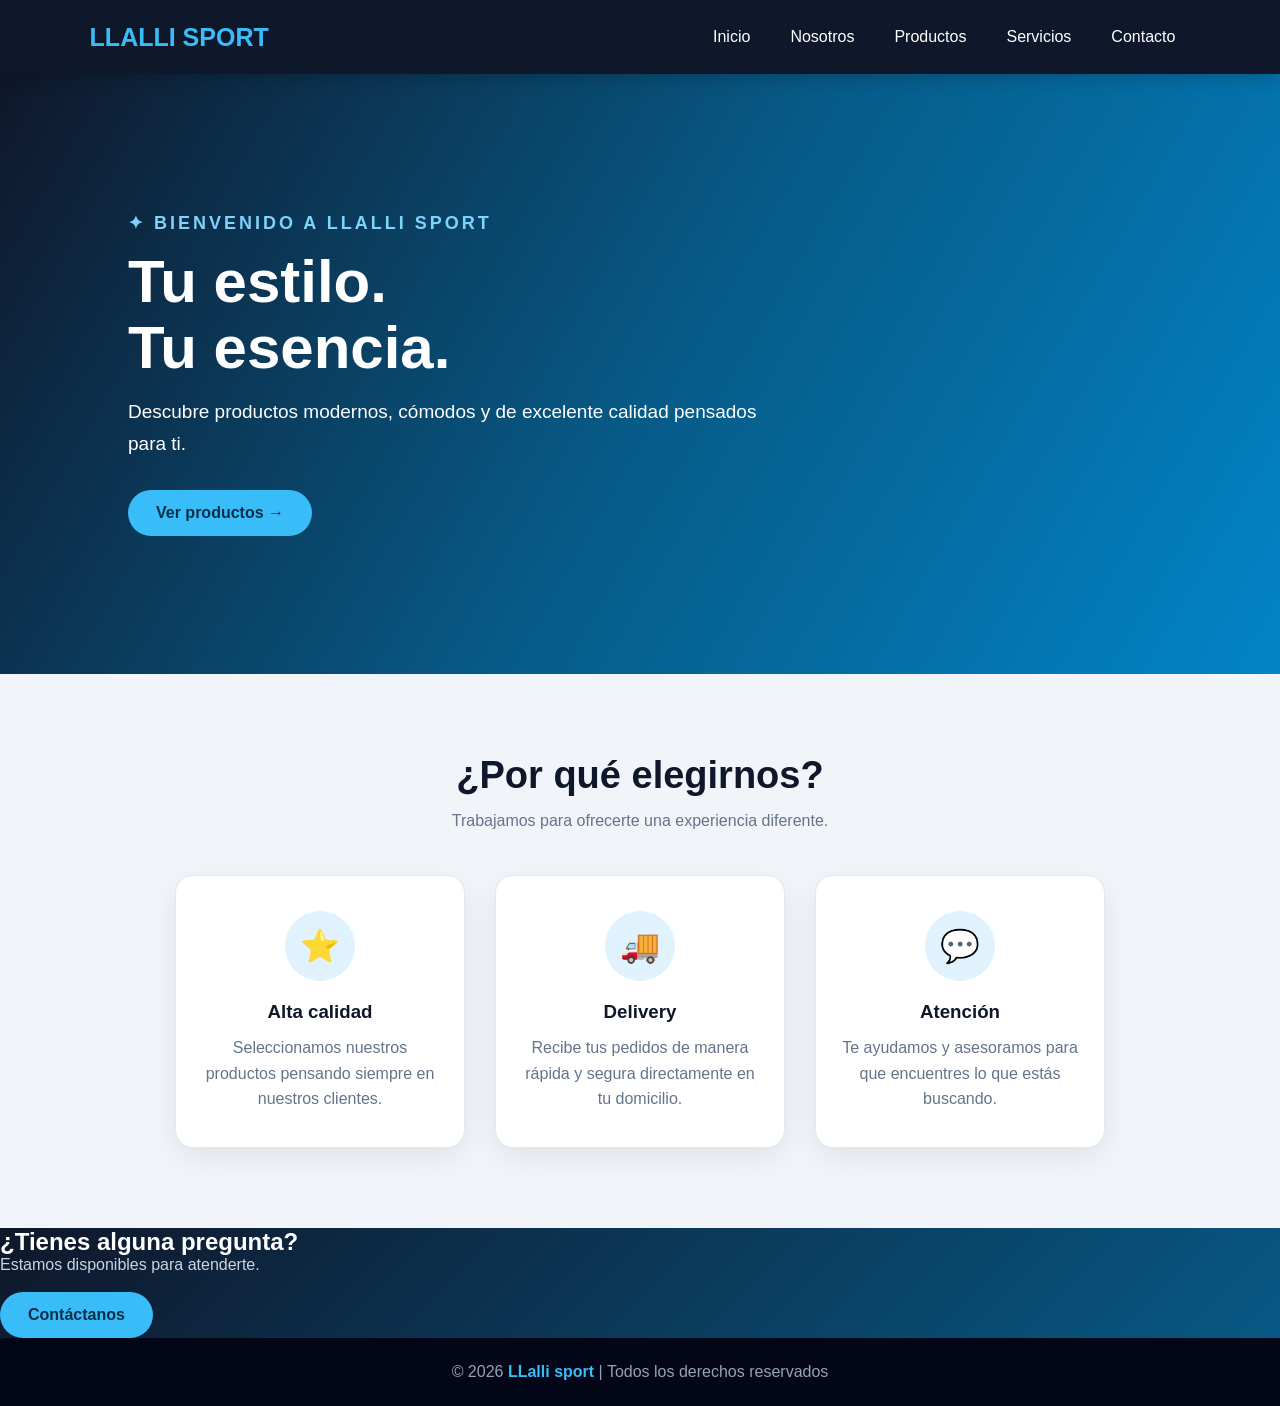
<file: index.html>
<!DOCTYPE html>
<html lang="es">

<head>
    <meta charset="UTF-8">
    <meta name="viewport" content="width=device-width, initial-scale=1.0">
    <title>Llalli Sport</title>
    <link rel="stylesheet" href="estilos.css">
</head>

<body>

<header>

    <div class="logo">
        LLALLI SPORT
    </div>

    <nav>
        <a href="index.html">Inicio</a>
        <a href="nosotros.html">Nosotros</a>
        <a href="productos.html">Productos</a>
        <a href="servicios.html">Servicios</a>
        <a href="contacto.html">Contacto</a>
    </nav>

</header>


<section class="hero">

    <div class="hero-contenido">

        <div class="hero-pequeno">
            ✦ BIENVENIDO A LLALLI SPORT
        </div>

        <h2>
            Tu estilo.<br>
            Tu esencia.
        </h2>

        <p>
            Descubre productos modernos, cómodos y de excelente
            calidad pensados para ti.
        </p>

        <a href="productos.html" class="boton">
            Ver productos →
        </a>

    </div>

</section>


<section class="seccion">

    <h2>¿Por qué elegirnos?</h2>

    <p class="subtitulo">
        Trabajamos para ofrecerte una experiencia diferente.
    </p>

    <div class="tarjetas">

        <div class="tarjeta">

            <div class="tarjeta-icono">
                ⭐
            </div>

            <h3>Alta calidad</h3>

            <p>
                Seleccionamos nuestros productos pensando
                siempre en nuestros clientes.
            </p>

        </div>


        <div class="tarjeta">

            <div class="tarjeta-icono">
                🚚
            </div>

            <h3>Delivery</h3>

            <p>
                Recibe tus pedidos de manera rápida y segura
                directamente en tu domicilio.
            </p>

        </div>


        <div class="tarjeta">

            <div class="tarjeta-icono">
                💬
            </div>

            <h3>Atención</h3>

            <p>
                Te ayudamos y asesoramos para que encuentres
                lo que estás buscando.
            </p>

        </div>

    </div>

</section>


<section class="contacto">

    <h2>¿Tienes alguna pregunta?</h2>

    <p>
        Estamos disponibles para atenderte.
    </p>

    <br>

    <a href="contacto.html" class="boton">
        Contáctanos
    </a>

</section>


<footer>

    <p>
        © 2026 <strong>LLalli sport</strong> |
        Todos los derechos reservados
    </p>

</footer>

</body>
</html>
</file>
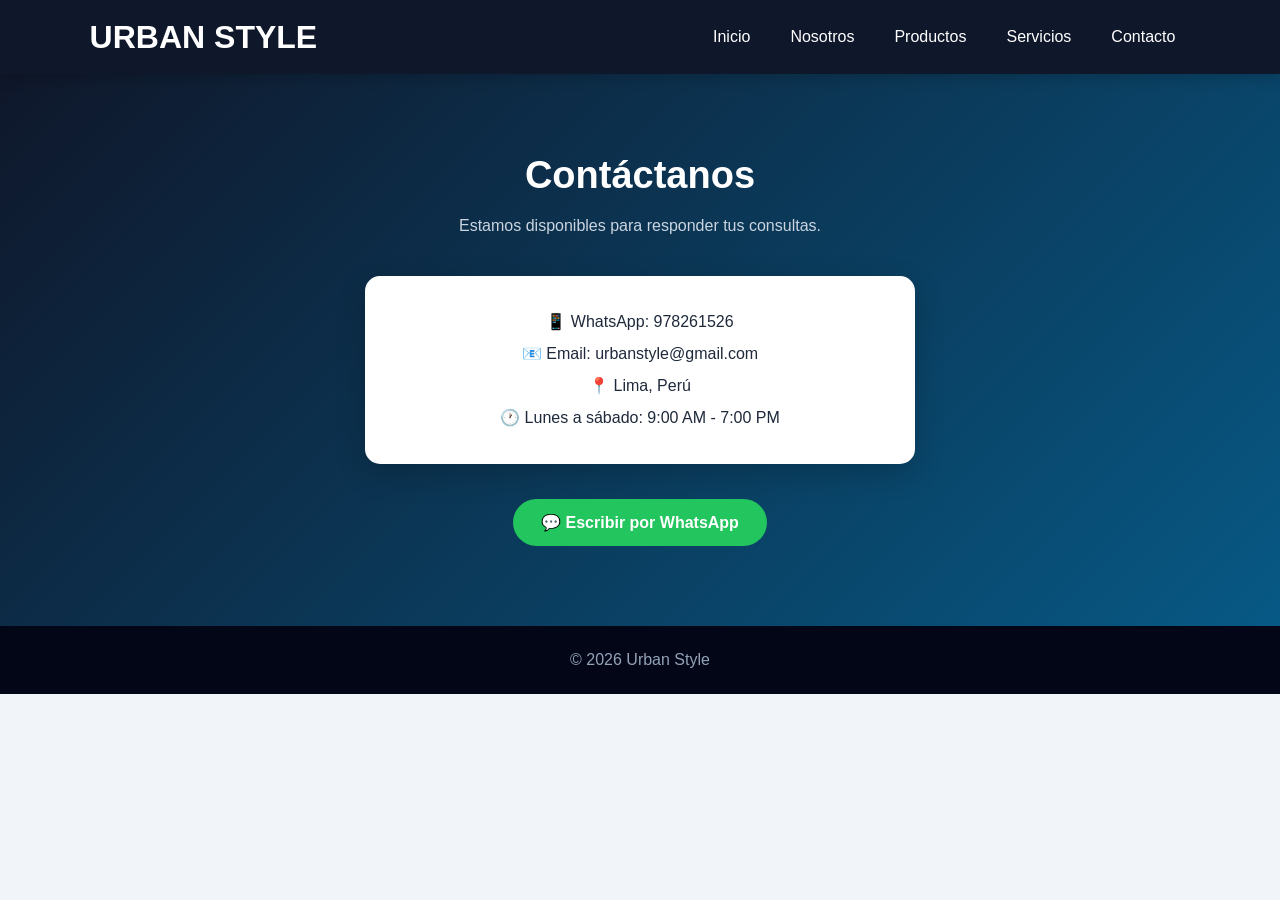
<file: contacto.html>
<!DOCTYPE html>
<html lang="es">
<head>
    <meta charset="UTF-8">
    <meta name="viewport" content="width=device-width, initial-scale=1.0">
    <title>LLalli Sport- Contacto</title>
    <link rel="stylesheet" href="estilos.css">
</head>

<body>

<header>
    <h1>URBAN STYLE</h1>

    <nav>
        <a href="index.html">Inicio</a>
        <a href="nosotros.html">Nosotros</a>
        <a href="productos.html">Productos</a>
        <a href="servicios.html">Servicios</a>
        <a href="contacto.html">Contacto</a>
    </nav>
</header>

<section class="pagina contacto">

    <h2>Contáctanos</h2>

    <p>Estamos disponibles para responder tus consultas.</p>

    <div class="datos">
        <p>📱 WhatsApp: 978261526 </p>
        <p>📧 Email: urbanstyle@gmail.com</p>
        <p>📍 Lima, Perú</p>
        <p>🕐 Lunes a sábado: 9:00 AM - 7:00 PM</p>
    </div>

    <a href="https://wa.me/51978261526" class="boton whatsapp">
        💬 Escribir por WhatsApp
    </a>

</section>

<footer>
    <p>© 2026 Urban Style</p>
</footer>

</body>
</html>
</file>
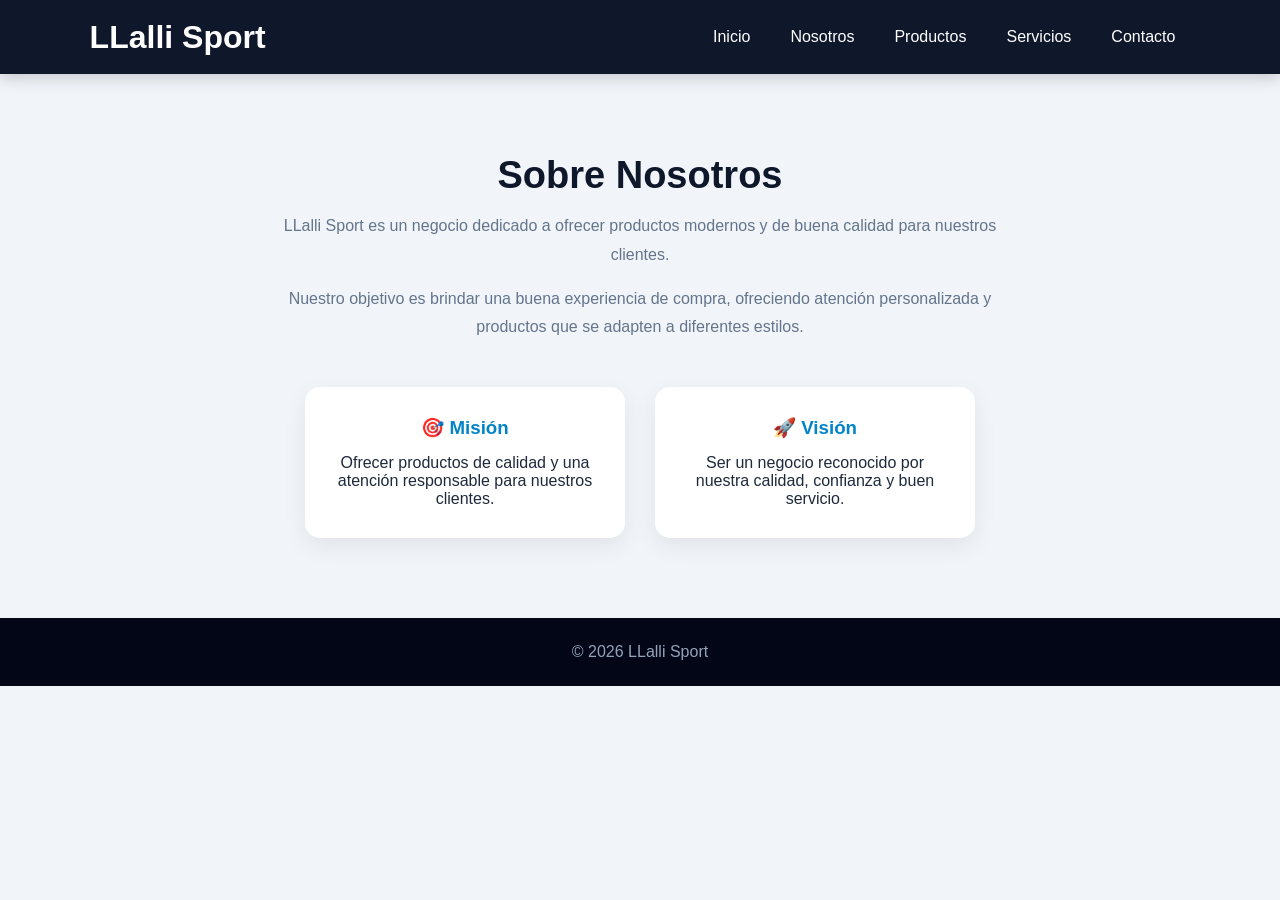
<file: nosotros.html>
<!DOCTYPE html>
<html lang="es">
<head>
    <meta charset="UTF-8">
    <meta name="viewport" content="width=device-width, initial-scale=1.0">
    <title>LLalli Sport - Nosotros</title>
    <link rel="stylesheet" href="estilos.css">
</head>

<body>

<header>
    <h1>LLalli Sport</h1>

    <nav>
        <a href="index.html">Inicio</a>
        <a href="nosotros.html">Nosotros</a>
        <a href="productos.html">Productos</a>
        <a href="servicios.html">Servicios</a>
        <a href="contacto.html">Contacto</a>
    </nav>
</header>

<section class="pagina">
    <h2>Sobre Nosotros</h2>

    <p>
        LLalli Sport es un negocio dedicado a ofrecer productos modernos
        y de buena calidad para nuestros clientes.
    </p>

    <p>
        Nuestro objetivo es brindar una buena experiencia de compra,
        ofreciendo atención personalizada y productos que se adapten
        a diferentes estilos.
    </p>

    <div class="info">

        <div>
            <h3>🎯 Misión</h3>
            <p>
                Ofrecer productos de calidad y una atención responsable
                para nuestros clientes.
            </p>
        </div>

        <div>
            <h3>🚀 Visión</h3>
            <p>
                Ser un negocio reconocido por nuestra calidad,
                confianza y buen servicio.
            </p>
        </div>

    </div>
</section>

<footer>
    <p>© 2026 LLalli Sport</p>
</footer>

</body>
</html>
</file>
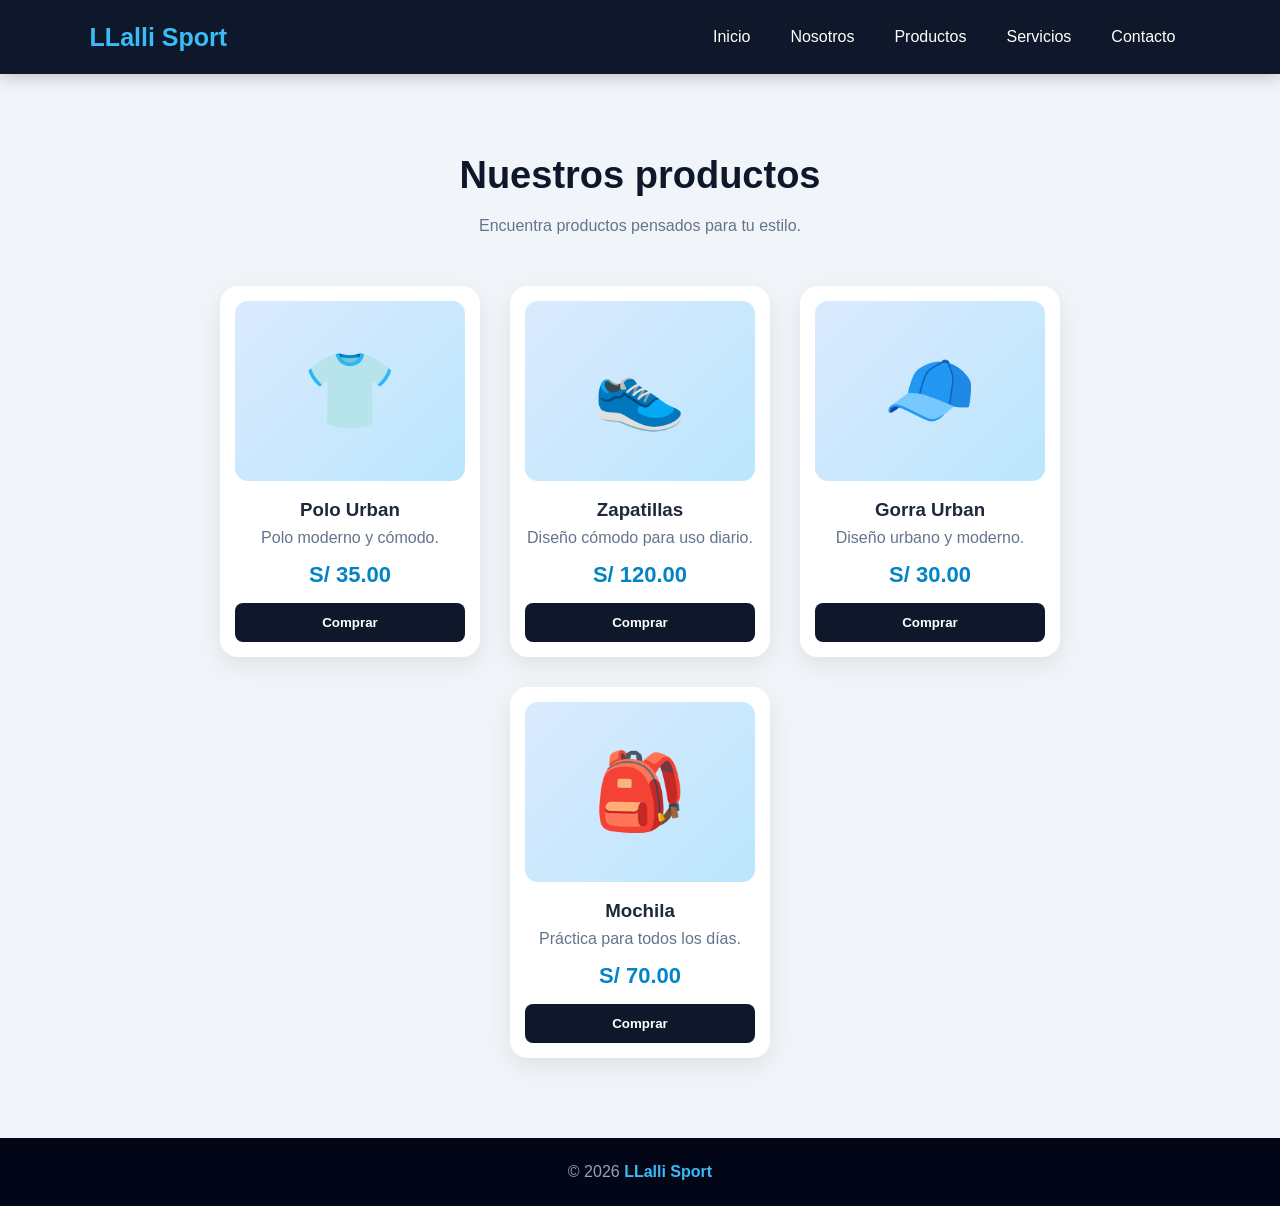
<file: productos.html>
<!DOCTYPE html>
<html lang="es">

<head>
    <meta charset="UTF-8">
    <meta name="viewport" content="width=device-width, initial-scale=1.0">
    <title> LLalli Sport - Productos</title>
    <link rel="stylesheet" href="estilos.css">
</head>

<body>

<header>

    <div class="logo">
        LLalli Sport
    </div>

    <nav>
        <a href="index.html">Inicio</a>
        <a href="nosotros.html">Nosotros</a>
        <a href="productos.html">Productos</a>
        <a href="servicios.html">Servicios</a>
        <a href="contacto.html">Contacto</a>
    </nav>

</header>


<section class="pagina">

    <h2>Nuestros productos</h2>

    <p class="subtitulo">
        Encuentra productos pensados para tu estilo.
    </p>


    <div class="productos">


        <div class="producto">

            <div class="foto">
                👕
            </div>

            <h3>Polo Urban</h3>

            <p>
                Polo moderno y cómodo.
            </p>

            <strong>
                S/ 35.00
            </strong>

            <button>
                Comprar
            </button>

        </div>


        <div class="producto">

            <div class="foto">
                👟
            </div>

            <h3>Zapatillas</h3>

            <p>
                Diseño cómodo para uso diario.
            </p>

            <strong>
                S/ 120.00
            </strong>

            <button>
                Comprar
            </button>

        </div>


        <div class="producto">

            <div class="foto">
                🧢
            </div>

            <h3>Gorra Urban</h3>

            <p>
                Diseño urbano y moderno.
            </p>

            <strong>
                S/ 30.00
            </strong>

            <button>
                Comprar
            </button>

        </div>


        <div class="producto">

            <div class="foto">
                🎒
            </div>

            <h3>Mochila</h3>

            <p>
                Práctica para todos los días.
            </p>

            <strong>
                S/ 70.00
            </strong>

            <button>
                Comprar
            </button>

        </div>

    </div>

</section>


<footer>

    <p>
        © 2026 <strong> LLalli Sport </strong>
    </p>

</footer>

</body>
</html>
</file>
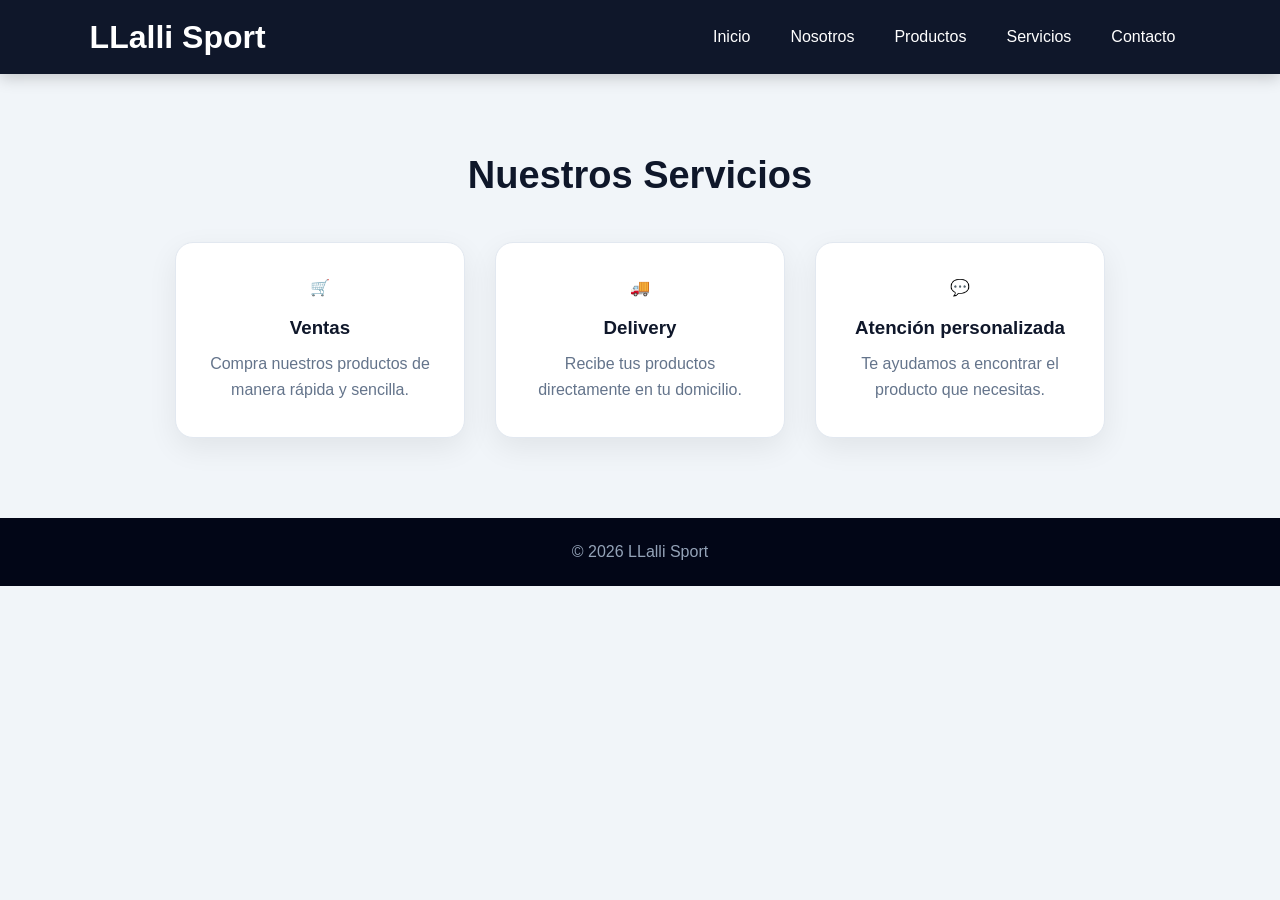
<file: servicios.html>
<!DOCTYPE html>
<html lang="es">
<head>
    <meta charset="UTF-8">
    <meta name="viewport" content="width=device-width, initial-scale=1.0">
    <title>LLalli Sport - Servicios</title>
    <link rel="stylesheet" href="estilos.css">
</head>

<body>

<header>
    <h1>LLalli Sport</h1>

    <nav>
        <a href="index.html">Inicio</a>
        <a href="nosotros.html">Nosotros</a>
        <a href="productos.html">Productos</a>
        <a href="servicios.html">Servicios</a>
        <a href="contacto.html">Contacto</a>
    </nav>
</header>

<section class="pagina">

    <h2>Nuestros Servicios</h2>

    <div class="tarjetas">

        <div class="tarjeta">
            <span>🛒</span>
            <h3>Ventas</h3>
            <p>
                Compra nuestros productos de manera rápida y sencilla.
            </p>
        </div>

        <div class="tarjeta">
            <span>🚚</span>
            <h3>Delivery</h3>
            <p>
                Recibe tus productos directamente en tu domicilio.
            </p>
        </div>

        <div class="tarjeta">
            <span>💬</span>
            <h3>Atención personalizada</h3>
            <p>
                Te ayudamos a encontrar el producto que necesitas.
            </p>
        </div>

    </div>

</section>

<footer>
    <p>© 2026 LLalli Sport</p>
</footer>

</body>
</html>
</file>
<file: estilos.css>
* {
    margin: 0;
    padding: 0;
    box-sizing: border-box;
}

html {
    scroll-behavior: smooth;
}

body {
    font-family: Arial, Helvetica, sans-serif;
    background: #f1f5f9;
    color: #1e293b;
}

/* ===== HEADER ===== */

header {
    background: #0f172a;
    color: white;
    padding: 18px 7%;
    display: flex;
    align-items: center;
    justify-content: space-between;
    position: sticky;
    top: 0;
    z-index: 1000;
    box-shadow: 0 4px 15px #00000030;
}

.logo {
    font-size: 25px;
    font-weight: bold;
    color: #38bdf8;
}

nav {
    display: flex;
    gap: 10px;
}

nav a {
    color: white;
    text-decoration: none;
    padding: 10px 15px;
    border-radius: 8px;
    transition: 0.3s;
}

nav a:hover {
    background: #38bdf8;
    color: #0f172a;
}

/* ===== PORTADA ===== */

.hero {
    min-height: 600px;
    display: flex;
    align-items: center;
    padding: 80px 10%;
    color: white;

    background:
        linear-gradient(120deg, #0f172a, #075985, #0284c7);
}

.hero-contenido {
    max-width: 650px;
}

.hero-pequeno {
    color: #7dd3fc;
    font-size: 18px;
    font-weight: bold;
    letter-spacing: 3px;
}

.hero h2 {
    font-size: 60px;
    margin: 15px 0;
    line-height: 1.1;
}

.hero p {
    font-size: 19px;
    line-height: 1.7;
    margin-bottom: 30px;
}

/* ===== BOTONES ===== */

.boton {
    display: inline-block;
    background: #38bdf8;
    color: #082f49;
    padding: 14px 28px;
    border-radius: 30px;
    text-decoration: none;
    font-weight: bold;
    transition: 0.3s;
}

.boton:hover {
    background: white;
    transform: translateY(-3px);
}

/* ===== SECCIONES ===== */

.seccion,
.pagina {
    padding: 80px 8%;
    text-align: center;
}

.seccion h2,
.pagina h2 {
    font-size: 38px;
    margin-bottom: 15px;
    color: #0f172a;
}

.subtitulo {
    color: #64748b;
    margin-bottom: 40px;
}

/* ===== TARJETAS ===== */

.tarjetas {
    display: flex;
    justify-content: center;
    gap: 30px;
    flex-wrap: wrap;
    margin-top: 45px;
}

.tarjeta {
    background: white;
    width: 290px;
    padding: 35px 25px;
    border-radius: 18px;
    box-shadow: 0 10px 30px #00000012;
    border: 1px solid #e2e8f0;
    transition: 0.3s;
}

.tarjeta:hover {
    transform: translateY(-10px);
    box-shadow: 0 15px 35px #0284c730;
}

.tarjeta-icono {
    width: 70px;
    height: 70px;
    margin: auto;
    display: flex;
    align-items: center;
    justify-content: center;
    background: #e0f2fe;
    border-radius: 50%;
    font-size: 32px;
}

.tarjeta h3 {
    margin: 20px 0 12px;
    color: #0f172a;
}

.tarjeta p {
    color: #64748b;
    line-height: 1.6;
}

/* ===== NOSOTROS ===== */

.pagina > p {
    max-width: 750px;
    margin: 15px auto;
    color: #64748b;
    line-height: 1.8;
}

.info {
    display: flex;
    justify-content: center;
    gap: 30px;
    margin-top: 45px;
    flex-wrap: wrap;
}

.info div {
    background: white;
    width: 320px;
    padding: 30px;
    border-radius: 15px;
    box-shadow: 0 8px 25px #00000012;
}

.info h3 {
    color: #0284c7;
    margin-bottom: 15px;
}

/* ===== PRODUCTOS ===== */

.productos {
    display: flex;
    justify-content: center;
    gap: 30px;
    flex-wrap: wrap;
    margin-top: 45px;
}

.producto {
    width: 260px;
    background: white;
    padding: 15px;
    border-radius: 18px;
    overflow: hidden;
    box-shadow: 0 8px 25px #00000015;
    transition: 0.3s;
}

.producto:hover {
    transform: translateY(-8px);
}

.foto {
    height: 180px;
    background: linear-gradient(135deg, #dbeafe, #bae6fd);
    display: flex;
    align-items: center;
    justify-content: center;
    font-size: 75px;
    border-radius: 13px;
}

.producto h3 {
    margin: 18px 0 8px;
}

.producto p {
    color: #64748b;
}

.producto strong {
    display: block;
    color: #0284c7;
    font-size: 22px;
    margin: 15px;
}

.producto button {
    width: 100%;
    border: none;
    background: #0f172a;
    color: white;
    padding: 12px;
    border-radius: 8px;
    cursor: pointer;
    font-weight: bold;
    transition: 0.3s;
}

.producto button:hover {
    background: #0284c7;
}

/* ===== CONTACTO ===== */

.contacto {
    background: linear-gradient(135deg, #0f172a, #075985);
    color: white;
}

.contacto h2 {
    color: white;
}

.contacto > p {
    color: #cbd5e1;
}

.datos {
    background: white;
    color: #1e293b;
    max-width: 550px;
    margin: 35px auto;
    padding: 30px;
    border-radius: 15px;
    line-height: 2;
    box-shadow: 0 10px 30px #00000030;
}

.whatsapp {
    background: #22c55e;
    color: white;
}

.whatsapp:hover {
    background: #16a34a;
}

/* ===== FOOTER ===== */

footer {
    background: #020617;
    color: #94a3b8;
    text-align: center;
    padding: 25px;
}

footer strong {
    color: #38bdf8;
}

/* ===== CELULAR ===== */

@media (max-width: 750px) {

    header {
        flex-direction: column;
        gap: 15px;
    }

    nav {
        flex-wrap: wrap;
        justify-content: center;
    }

    .hero {
        min-height: 550px;
        padding: 60px 8%;
    }

    .hero h2 {
        font-size: 42px;
    }

    .seccion,
    .pagina {
        padding: 60px 7%;
    }
}
</file>
